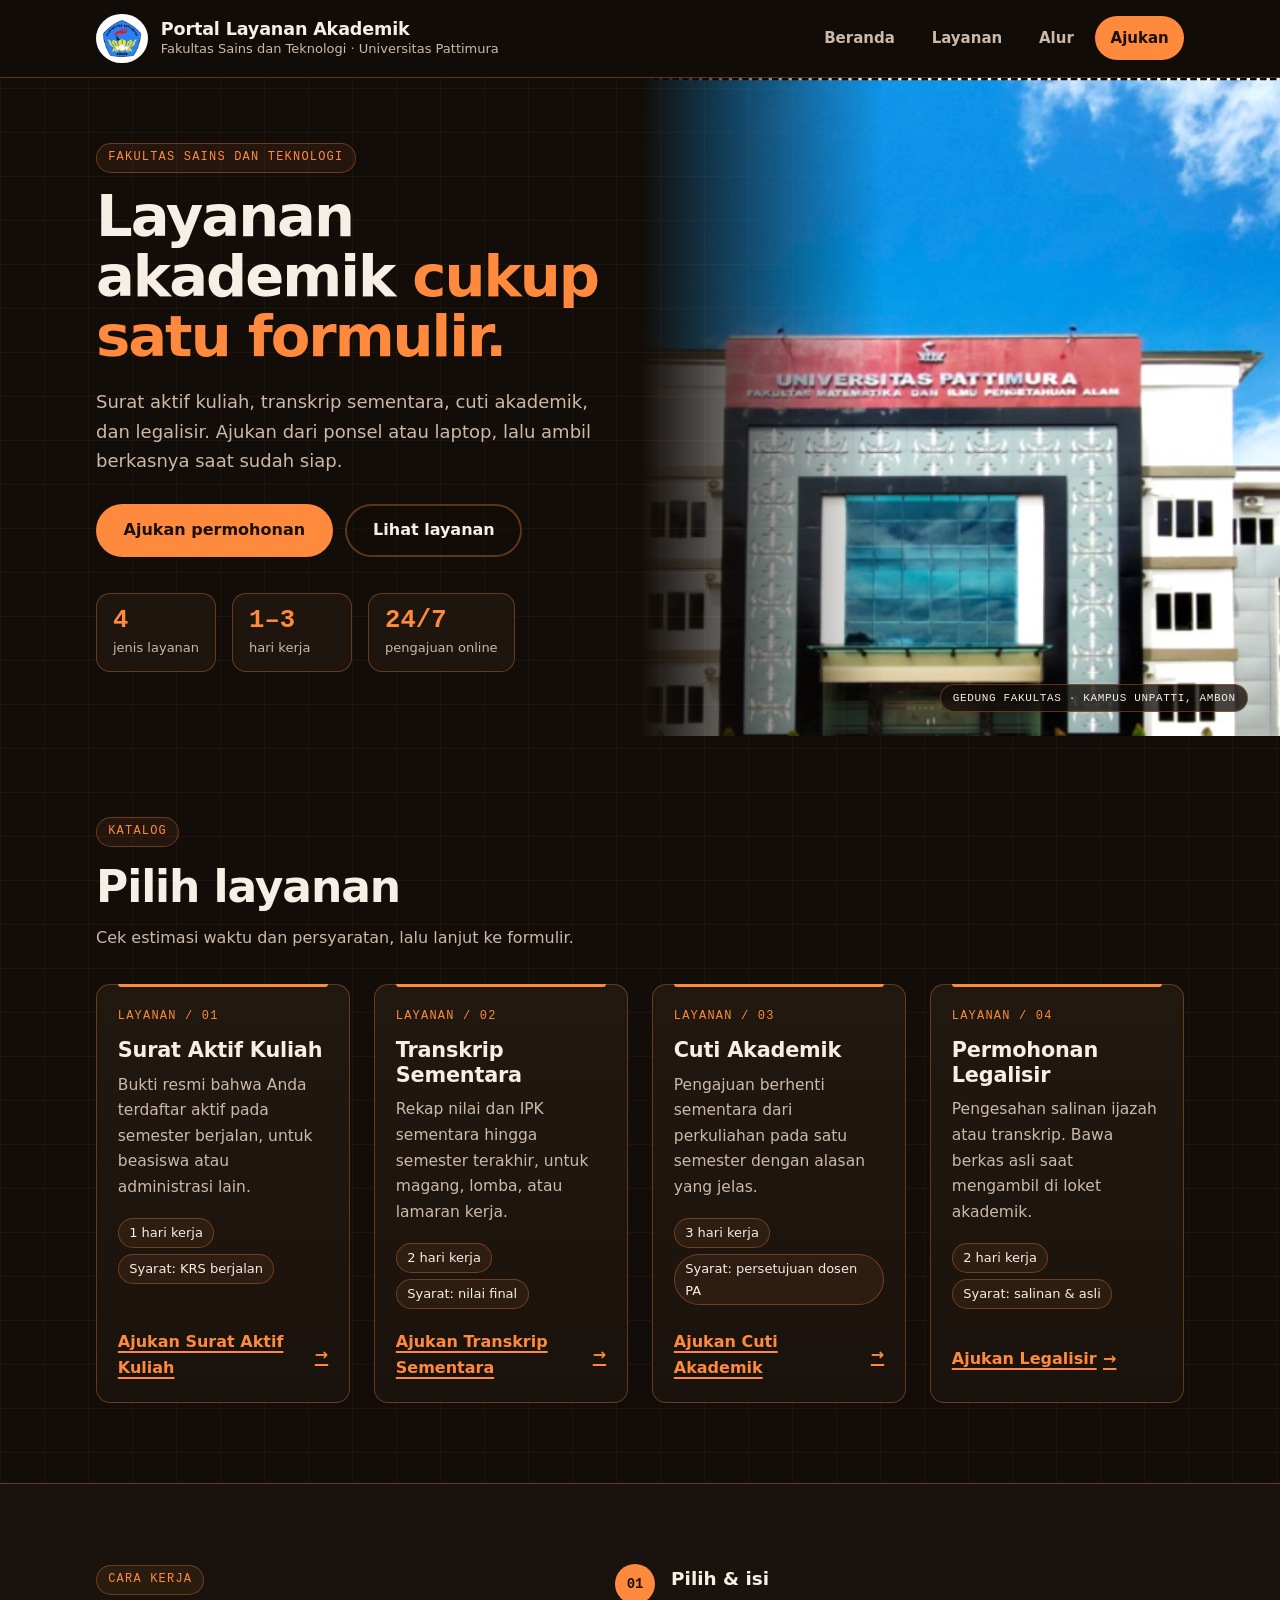
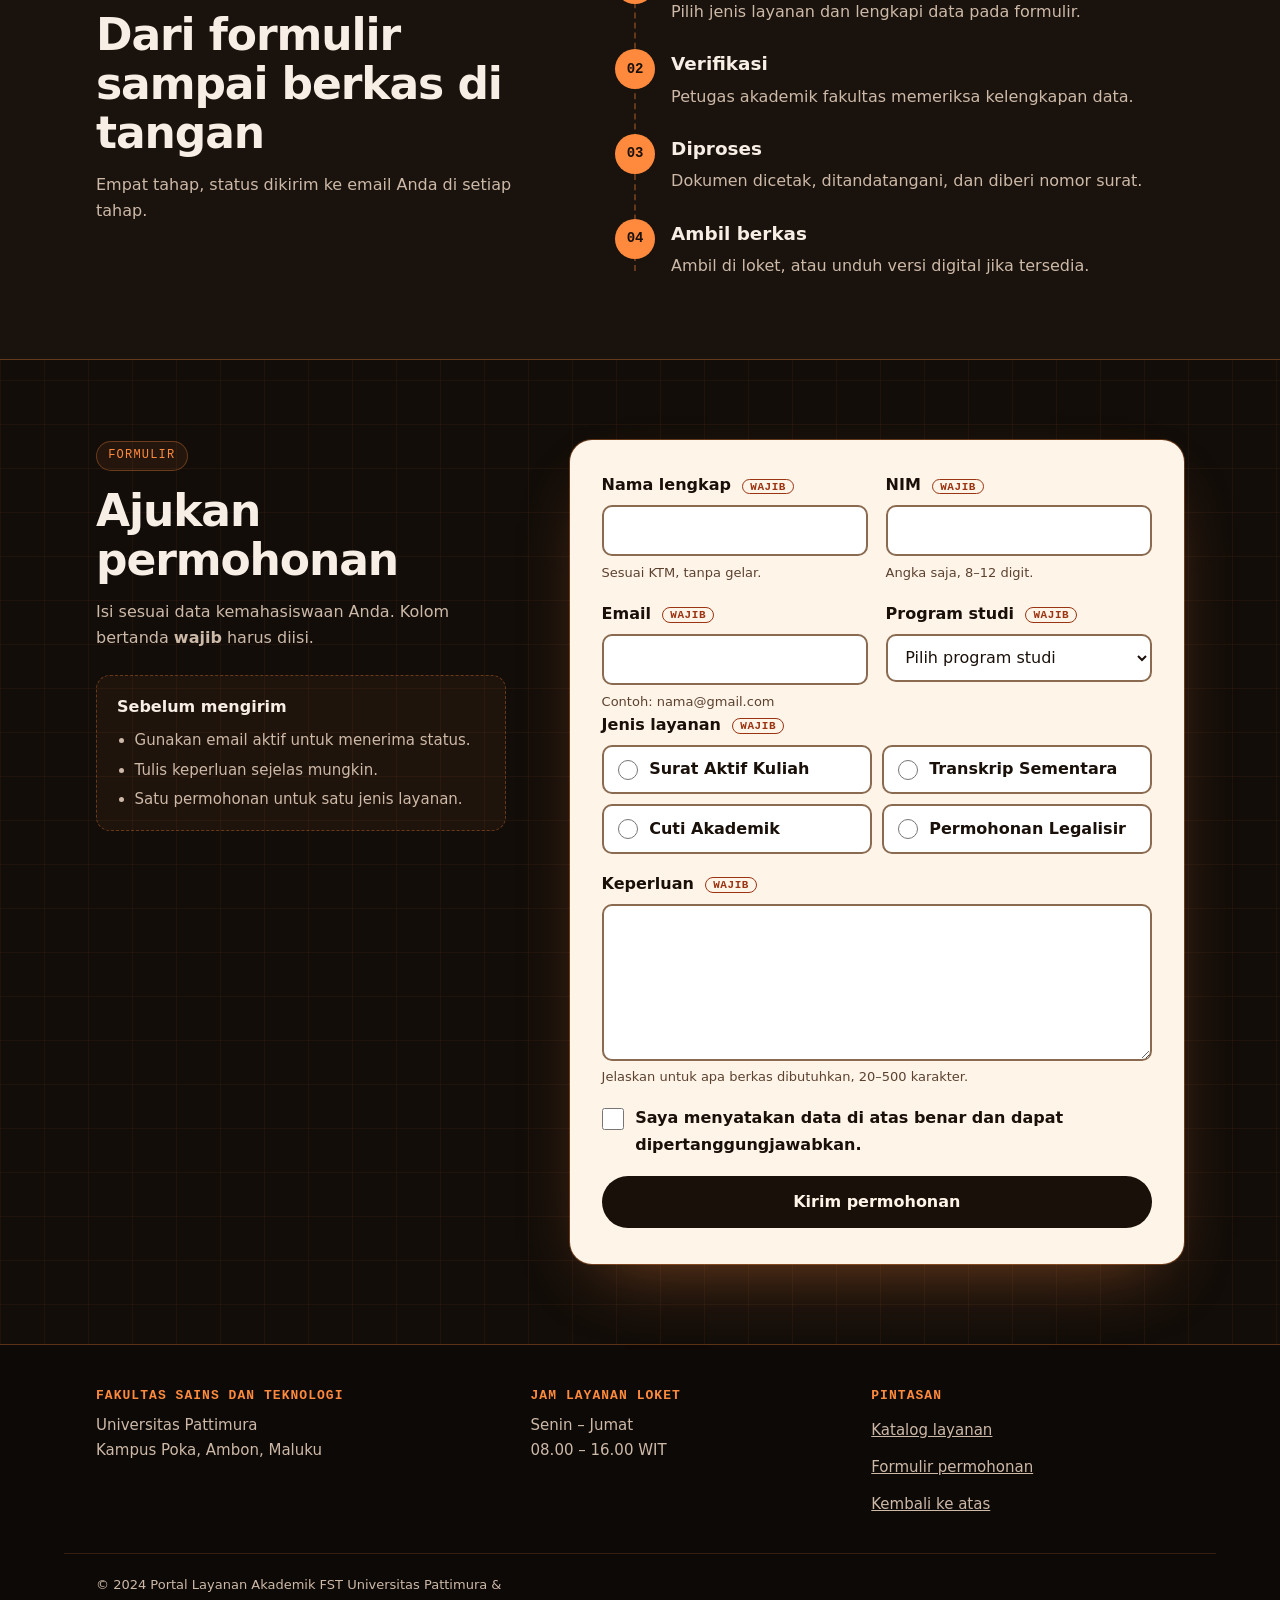
<file: index.html>
<!doctype html>
<html lang="id">
<head>
  <meta charset="UTF-8">
  <meta name="viewport" content="width=device-width, initial-scale=1">
  <meta name="description" content="Portal Layanan Akademik Fakultas Sains dan Teknologi Universitas Pattimura Ambon: ajukan surat aktif kuliah, transkrip sementara, cuti akademik, dan legalisir secara online.">
  <meta name="theme-color" content="#120D09">
  <title>Portal Layanan Akademik – FST Universitas Pattimura</title>
  <link rel="icon" type="image/png" href="img/logo-unpatti.png">
  <link rel="stylesheet" href="css/styles.css">
</head>
<body id="atas">

  <a class="skip-link" href="#konten">Lewati ke konten utama</a>

  <header class="site-header">
    <div class="wrap site-header__inner">
      <a class="brand" href="#beranda">
        <img class="brand__logo" src="img/logo-unpatti.png" width="256" height="243" alt="Logo Universitas Pattimura">
        <span class="brand__text">
          <span class="brand__title">Portal Layanan Akademik</span>
          <span class="brand__sub">Fakultas Sains dan Teknologi · Universitas Pattimura</span>
        </span>
      </a>

      <nav class="site-nav" aria-label="Navigasi utama">
        <ul class="site-nav__list">
          <li><a href="#beranda">Beranda</a></li>
          <li><a href="#layanan">Layanan</a></li>
          <li><a href="#alur">Alur</a></li>
          <li><a class="site-nav__cta" href="#permohonan">Ajukan</a></li>
        </ul>
      </nav>
    </div>
  </header>

  <main id="konten" tabindex="-1">

    <!-- 1. Intro -->
    <section class="hero" id="beranda" aria-labelledby="judul-hero">
      <figure class="hero__photo">
        <img src="img/gedung-unpatti.jpg" width="1060" height="595" fetchpriority="high"
             alt="Gedung fakultas Universitas Pattimura tampak depan: bangunan putih empat lantai dengan panel abu-abu berornamen, kaca biru di tengah, dan papan nama merah di bagian atas, di bawah langit biru cerah.">
        <figcaption>Gedung fakultas · Kampus Unpatti, Ambon</figcaption>
      </figure>

      <div class="wrap hero__copy">
        <p class="tag">Fakultas Sains dan Teknologi</p>
        <h1 id="judul-hero">Layanan akademik <span class="accent">cukup satu formulir.</span></h1>
        <p class="lead">Surat aktif kuliah, transkrip sementara, cuti akademik, dan legalisir. Ajukan dari ponsel atau laptop, lalu ambil berkasnya saat sudah siap.</p>
        <p class="hero__actions">
          <a class="btn btn--primary" href="#permohonan">Ajukan permohonan</a>
          <a class="btn btn--ghost" href="#layanan">Lihat layanan</a>
        </p>
        <ul class="stats" aria-label="Ringkasan layanan">
          <li><strong>4</strong><span>jenis layanan</span></li>
          <li><strong>1–3</strong><span>hari kerja</span></li>
          <li><strong>24/7</strong><span>pengajuan online</span></li>
        </ul>
      </div>
    </section>

    <!-- 2. Kartu layanan -->
    <section class="section" id="layanan" aria-labelledby="judul-layanan">
      <div class="wrap">
        <header class="section__head">
          <p class="tag">Katalog</p>
          <h2 id="judul-layanan">Pilih layanan</h2>
          <p class="section__intro">Cek estimasi waktu dan persyaratan, lalu lanjut ke formulir.</p>
        </header>

        <ul class="cards">
          <li>
            <article class="card" aria-labelledby="l1">
              <p class="card__idx" aria-hidden="true">LAYANAN / 01</p>
              <h3 id="l1">Surat Aktif Kuliah</h3>
              <p>Bukti resmi bahwa Anda terdaftar aktif pada semester berjalan, untuk beasiswa atau administrasi lain.</p>
              <ul class="chips" aria-label="Detail layanan">
                <li>1 hari kerja</li>
                <li>Syarat: KRS berjalan</li>
              </ul>
              <a class="card__link" href="#permohonan">Ajukan Surat Aktif Kuliah <span aria-hidden="true">→</span></a>
            </article>
          </li>
          <li>
            <article class="card" aria-labelledby="l2">
              <p class="card__idx" aria-hidden="true">LAYANAN / 02</p>
              <h3 id="l2">Transkrip Sementara</h3>
              <p>Rekap nilai dan IPK sementara hingga semester terakhir, untuk magang, lomba, atau lamaran kerja.</p>
              <ul class="chips" aria-label="Detail layanan">
                <li>2 hari kerja</li>
                <li>Syarat: nilai final</li>
              </ul>
              <a class="card__link" href="#permohonan">Ajukan Transkrip Sementara <span aria-hidden="true">→</span></a>
            </article>
          </li>
          <li>
            <article class="card" aria-labelledby="l3">
              <p class="card__idx" aria-hidden="true">LAYANAN / 03</p>
              <h3 id="l3">Cuti Akademik</h3>
              <p>Pengajuan berhenti sementara dari perkuliahan pada satu semester dengan alasan yang jelas.</p>
              <ul class="chips" aria-label="Detail layanan">
                <li>3 hari kerja</li>
                <li>Syarat: persetujuan dosen PA</li>
              </ul>
              <a class="card__link" href="#permohonan">Ajukan Cuti Akademik <span aria-hidden="true">→</span></a>
            </article>
          </li>
          <li>
            <article class="card" aria-labelledby="l4">
              <p class="card__idx" aria-hidden="true">LAYANAN / 04</p>
              <h3 id="l4">Permohonan Legalisir</h3>
              <p>Pengesahan salinan ijazah atau transkrip. Bawa berkas asli saat mengambil di loket akademik.</p>
              <ul class="chips" aria-label="Detail layanan">
                <li>2 hari kerja</li>
                <li>Syarat: salinan &amp; asli</li>
              </ul>
              <a class="card__link" href="#permohonan">Ajukan Legalisir <span aria-hidden="true">→</span></a>
            </article>
          </li>
        </ul>
      </div>
    </section>

    <!-- Alur -->
    <section class="section section--alt" id="alur" aria-labelledby="judul-alur">
      <div class="wrap split">
        <header class="section__head">
          <p class="tag">Cara kerja</p>
          <h2 id="judul-alur">Dari formulir sampai berkas di tangan</h2>
          <p class="section__intro">Empat tahap, status dikirim ke email Anda di setiap tahap.</p>
        </header>
        <ol class="timeline">
          <li><h3>Pilih &amp; isi</h3><p>Pilih jenis layanan dan lengkapi data pada formulir.</p></li>
          <li><h3>Verifikasi</h3><p>Petugas akademik fakultas memeriksa kelengkapan data.</p></li>
          <li><h3>Diproses</h3><p>Dokumen dicetak, ditandatangani, dan diberi nomor surat.</p></li>
          <li><h3>Ambil berkas</h3><p>Ambil di loket, atau unduh versi digital jika tersedia.</p></li>
        </ol>
      </div>
    </section>

    <!-- 3. Form -->
    <section class="section" id="permohonan" aria-labelledby="judul-form">
      <div class="wrap split split--form">
        <div class="form-intro">
          <p class="tag">Formulir</p>
          <h2 id="judul-form">Ajukan permohonan</h2>
          <p class="section__intro">Isi sesuai data kemahasiswaan Anda. Kolom bertanda <strong>wajib</strong> harus diisi.</p>
          <aside class="tip" aria-labelledby="judul-tip">
            <h3 id="judul-tip">Sebelum mengirim</h3>
            <ul>
              <li>Gunakan email aktif untuk menerima status.</li>
              <li>Tulis keperluan sejelas mungkin.</li>
              <li>Satu permohonan untuk satu jenis layanan.</li>
            </ul>
          </aside>
        </div>

        <div class="form-card">
          <p class="notice" id="terkirim" tabindex="-1" role="status">
            <strong>Permohonan diterima.</strong> Ini halaman demo: data tidak dikirim ke server, tetapi seluruh validasi formulir sudah berjalan.
          </p>

          <form action="#terkirim" method="get">
            <div class="grid-2">
              <div class="field">
                <label for="nama">Nama lengkap <span class="req">wajib</span></label>
                <input type="text" id="nama" name="nama" autocomplete="name" required minlength="3" maxlength="80" aria-describedby="nama-hint">
                <p class="hint" id="nama-hint">Sesuai KTM, tanpa gelar.</p>
              </div>

              <div class="field">
                <label for="nim">NIM <span class="req">wajib</span></label>
                <input type="text" id="nim" name="nim" inputmode="numeric" autocomplete="off" required pattern="[0-9]{8,12}" maxlength="12" aria-describedby="nim-hint">
                <p class="hint" id="nim-hint">Angka saja, 8–12 digit.</p>
              </div>

              <div class="field">
                <label for="email">Email <span class="req">wajib</span></label>
                <input type="email" id="email" name="email" autocomplete="email" required aria-describedby="email-hint">
                <p class="hint" id="email-hint">Contoh: nama@gmail.com</p>
              </div>

              <div class="field">
                <label for="prodi">Program studi <span class="req">wajib</span></label>
                <select id="prodi" name="prodi" required>
                  <option value="">Pilih program studi</option>
                  <option>Matematika</option>
                  <option>Statistika</option>
                  <option>Fisika</option>
                  <option>Kimia</option>
                  <option>Biologi</option>
                  <option>Informatika</option>
                </select>
              </div>
            </div>

            <fieldset class="field choice">
              <legend>Jenis layanan <span class="req">wajib</span></legend>
              <div class="choice__grid">
                <label class="tile" for="j-aktif"><input type="radio" id="j-aktif" name="layanan" value="surat-aktif" required><span>Surat Aktif Kuliah</span></label>
                <label class="tile" for="j-transkrip"><input type="radio" id="j-transkrip" name="layanan" value="transkrip"><span>Transkrip Sementara</span></label>
                <label class="tile" for="j-cuti"><input type="radio" id="j-cuti" name="layanan" value="cuti"><span>Cuti Akademik</span></label>
                <label class="tile" for="j-legalisir"><input type="radio" id="j-legalisir" name="layanan" value="legalisir"><span>Permohonan Legalisir</span></label>
              </div>
            </fieldset>

            <div class="field">
              <label for="keperluan">Keperluan <span class="req">wajib</span></label>
              <textarea id="keperluan" name="keperluan" rows="5" required minlength="20" maxlength="500" aria-describedby="keperluan-hint"></textarea>
              <p class="hint" id="keperluan-hint">Jelaskan untuk apa berkas dibutuhkan, 20–500 karakter.</p>
            </div>

            <div class="field field--check">
              <input type="checkbox" id="setuju" name="setuju" required>
              <label for="setuju">Saya menyatakan data di atas benar dan dapat dipertanggungjawabkan.</label>
            </div>

            <button class="btn btn--primary btn--block" type="submit">Kirim permohonan</button>
          </form>
        </div>
      </div>
    </section>

  </main>

  <footer class="site-footer">
    <div class="wrap site-footer__grid">
      <div>
        <p class="site-footer__title">Fakultas Sains dan Teknologi</p>
        <p>Universitas Pattimura<br>Kampus Poka, Ambon, Maluku</p>
      </div>
      <div>
        <p class="site-footer__title">Jam layanan loket</p>
        <p>Senin – Jumat<br>08.00 – 16.00 WIT</p>
      </div>
      <nav aria-label="Navigasi footer">
        <p class="site-footer__title">Pintasan</p>
        <ul>
          <li><a href="#layanan">Katalog layanan</a></li>
          <li><a href="#permohonan">Formulir permohonan</a></li>
          <li><a href="#atas">Kembali ke atas</a></li>
        </ul>
      </nav>
    </div>
    <p class="wrap site-footer__legal">© 2024 Portal Layanan Akademik FST Universitas Pattimura &amp; </p>
  </footer>

</body>
</html>
</file>
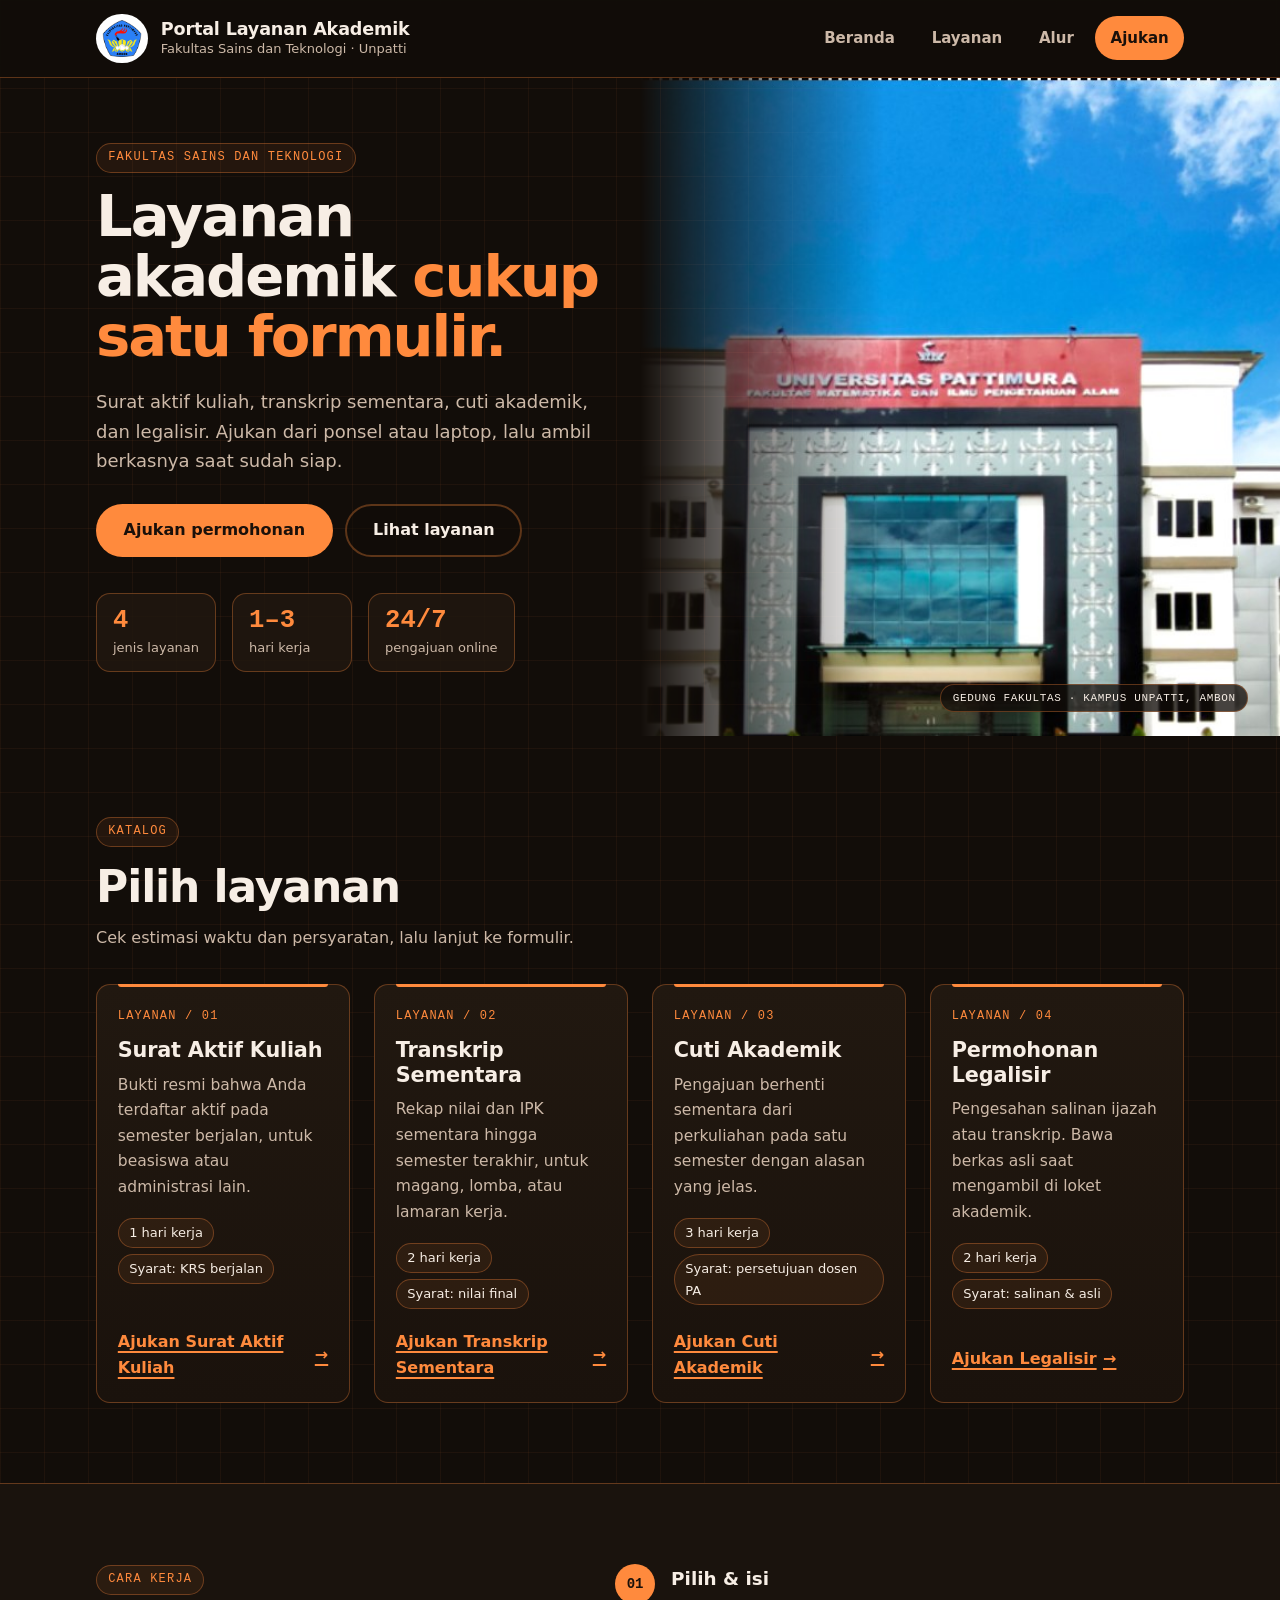
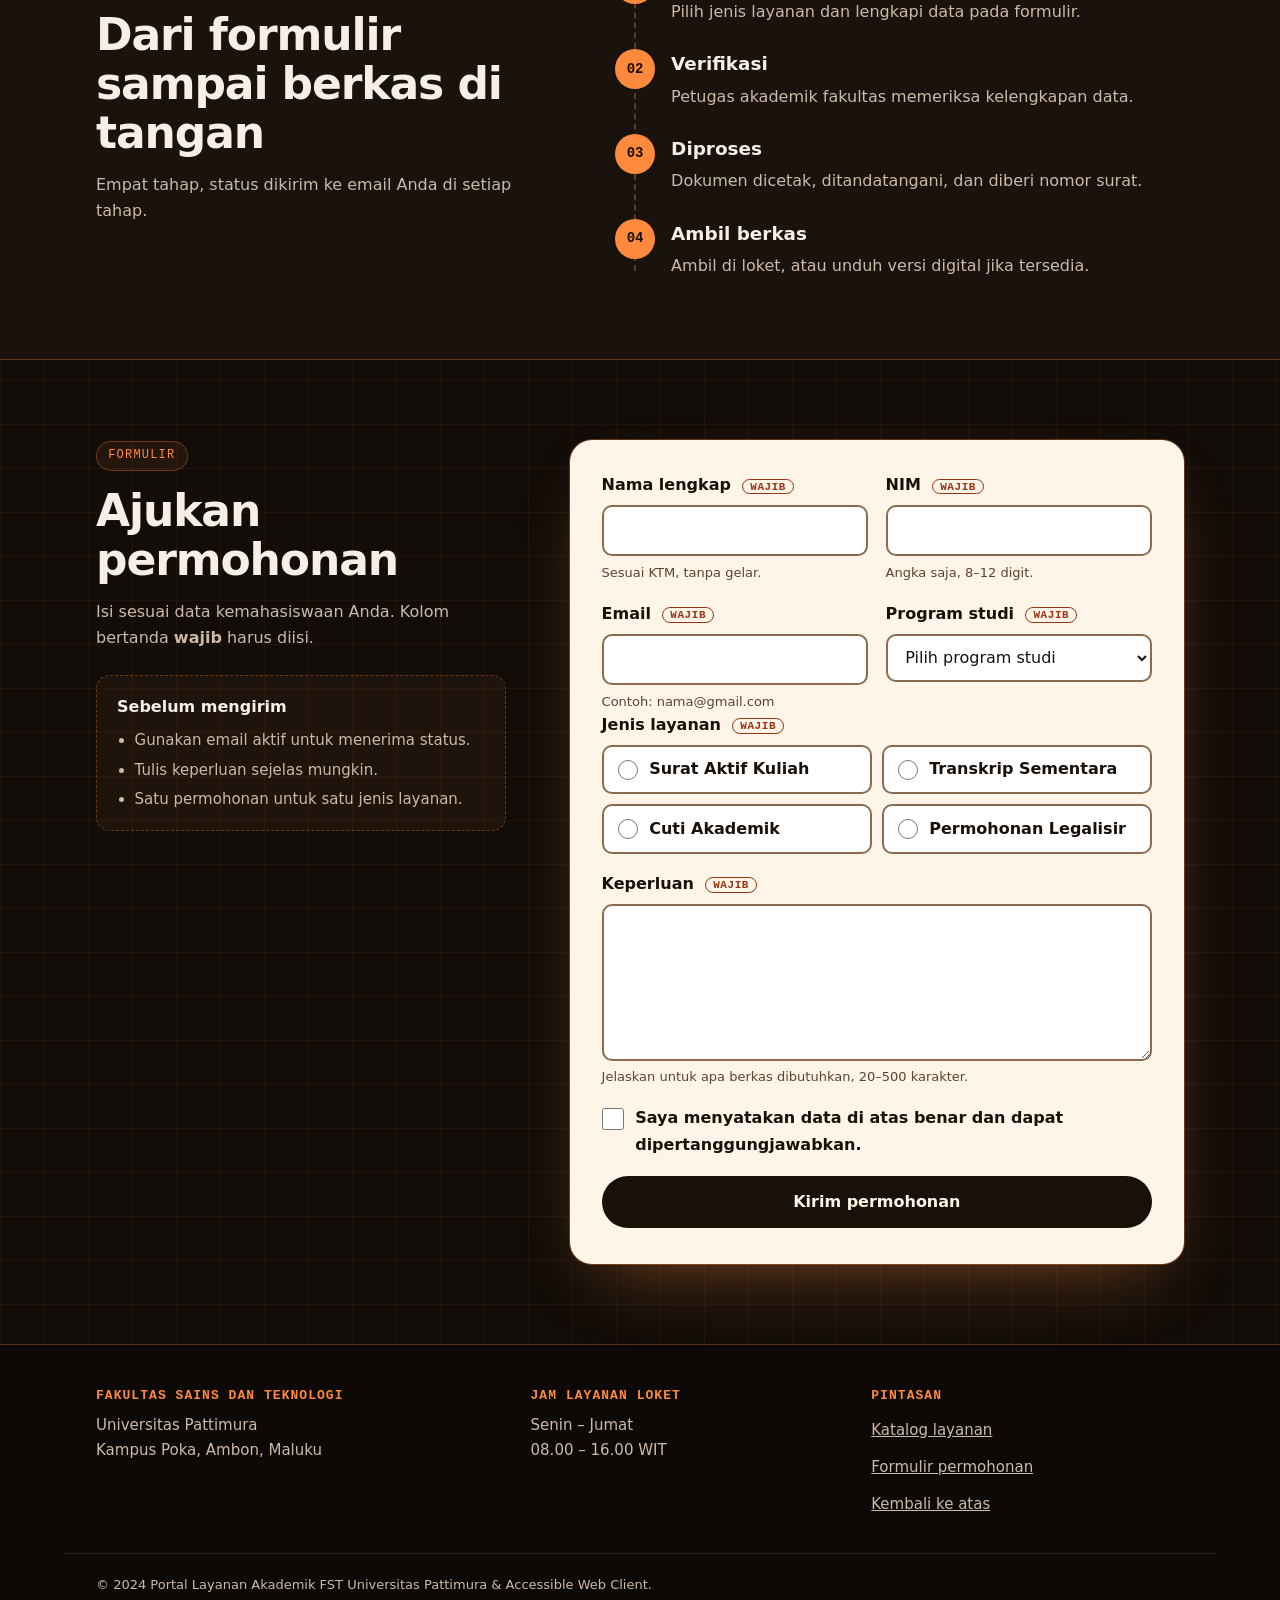
<file: alternatif/index-satu-file.html>
<!doctype html>
<html lang="id">
<head>
  <meta charset="UTF-8">
  <meta name="viewport" content="width=device-width, initial-scale=1">
  <meta name="description" content="Portal Layanan Akademik Fakultas Sains dan Teknologi Universitas Pattimura Ambon: ajukan surat aktif kuliah, transkrip sementara, cuti akademik, dan legalisir secara online.">
  <meta name="theme-color" content="#120D09">
  <title>Portal Layanan Akademik – FST Universitas Pattimura</title>
  <link rel="icon" type="image/png" href="[data-uri]">
  <style>
/* ==========================================================
   Portal Layanan Akademik – FST Unpatti · Desain v2 "Lab"
   Tema gelap bergaya blueprint dengan aksen oranye.
   Mobile-first; breakpoint dipilih dari konten.
   ========================================================== */

:root {
  --bg: #120D09;
  --bg-alt: #1A130D;
  --panel: #211810;
  --text: #F7EEE5;
  --muted: #CDB9A8;          /* ≥ 9:1 di atas --bg */
  --orange: #FF8A3D;         /* ≥ 8:1 di atas --bg */
  --orange-deep: #F97316;
  --line: rgba(255, 138, 61, .32);
  --paper: #FFF4E8;
  --ink: #1A100A;
  --ink-soft: #5B4230;
  --border-ctl: #8A6A50;     /* batas kontrol form ≥ 3:1 di atas krem */
  --danger: #B42318;

  --font: system-ui, -apple-system, "Segoe UI", Roboto, "Helvetica Neue", Arial, sans-serif;
  --mono: ui-monospace, "SF Mono", SFMono-Regular, Menlo, Consolas, "Liberation Mono", monospace;
  --radius: 14px;
  --pad-x: 1.25rem;
  --gap: clamp(1rem, 3vw, 1.5rem);
}

/* ---------- Reset ringan ---------- */
*, *::before, *::after { box-sizing: border-box; }
html { scroll-behavior: smooth; scroll-padding-top: 1rem; -webkit-text-size-adjust: 100%; }
body {
  margin: 0;
  font-family: var(--font);
  font-size: 1rem;
  line-height: 1.65;
  color: var(--text);
  background-color: var(--bg);
  /* kertas milimeter/blueprint */
  background-image:
    linear-gradient(rgba(255, 138, 61, .055) 1px, transparent 1px),
    linear-gradient(90deg, rgba(255, 138, 61, .055) 1px, transparent 1px);
  background-size: 44px 44px;
}
img { display: block; max-width: 100%; height: auto; }
h1, h2, h3, p, ul, ol, figure { margin: 0; }
ul, ol { padding: 0; list-style: none; }
a { color: inherit; }
p, li, h1, h2, h3 { overflow-wrap: break-word; }
main:focus { outline: none; }

@media (prefers-reduced-motion: reduce) {
  html { scroll-behavior: auto; }
  *, *::before, *::after { transition: none !important; animation: none !important; }
}

/* ---------- Fokus terlihat ---------- */
:focus-visible {
  outline: 3px solid var(--orange);
  outline-offset: 3px;
  border-radius: 6px;
}

/* ---------- Utilitas ---------- */
.wrap { width: 100%; max-width: 72rem; margin-inline: auto; padding-inline: var(--pad-x); }
.skip-link {
  position: absolute; left: 1rem; top: -4rem; z-index: 100;
  padding: .75rem 1.1rem;
  background: var(--orange); color: var(--ink); font-weight: 800;
  border-radius: 999px;
  transition: top .15s;
}
.skip-link:focus { top: 1rem; outline-color: var(--text); }

.tag {
  display: inline-block;
  margin-bottom: .9rem;
  padding: .25rem .7rem;
  font-family: var(--mono);
  font-size: .75rem;
  letter-spacing: .1em;
  text-transform: uppercase;
  color: var(--orange);
  border: 1px solid var(--line);
  border-radius: 999px;
  background: rgba(255, 138, 61, .08);
}
.accent { color: var(--orange); }

/* ---------- Tombol ---------- */
.btn {
  display: inline-flex; align-items: center; justify-content: center;
  min-height: 3rem; padding: .7rem 1.6rem;
  font: inherit; font-weight: 800; text-decoration: none;
  border: 2px solid transparent; border-radius: 999px; cursor: pointer;
  transition: transform .15s, box-shadow .2s, background-color .15s;
}
.btn--primary { background: var(--orange); color: var(--ink); }
.btn--primary:hover { background: #FFA566; box-shadow: 0 10px 30px -8px rgba(255, 138, 61, .65); transform: translateY(-2px); }
.btn--primary:active { transform: translateY(0); }
.btn--ghost { color: var(--text); border-color: var(--line); background: rgba(18, 13, 9, .55); }
.btn--ghost:hover { border-color: var(--orange); color: var(--orange); }
.btn--block { width: 100%; }

/* ---------- Header + navigasi ---------- */
.site-header { background: rgba(18, 13, 9, .94); border-bottom: 1px solid var(--line); }
.site-header__inner { display: flex; flex-wrap: wrap; align-items: center; justify-content: space-between; gap: .5rem 1.5rem; padding-block: .85rem; }
.brand { display: flex; align-items: center; gap: .8rem; text-decoration: none; min-width: 0; }
.brand__logo { flex: none; width: 3rem; height: auto; padding: .25rem; background: #fff; border-radius: 50%; }
.brand__text { display: flex; flex-direction: column; min-width: 0; line-height: 1.25; }
.brand__title { font-size: 1.1rem; font-weight: 800; letter-spacing: -.01em; }
.brand__sub { font-size: .8125rem; color: var(--muted); }

.site-nav { width: 100%; }
.site-nav__list { display: flex; flex-wrap: wrap; gap: .25rem .4rem; }
.site-nav a {
  display: inline-flex; align-items: center; min-height: 2.75rem; padding: .25rem .7rem;
  font-weight: 700; font-size: .9rem; text-decoration: none;
  color: var(--muted); border-radius: 999px;
}
.site-nav a:hover { color: var(--text); background: rgba(255, 138, 61, .14); }
.site-nav .site-nav__cta { color: var(--ink); background: var(--orange); }
.site-nav .site-nav__cta:hover { background: #FFA566; color: var(--ink); }

/* ---------- Hero ---------- */
.hero { position: relative; overflow: clip; padding-bottom: clamp(2.5rem, 7vw, 5rem); }
.hero__photo { position: relative; }
.hero__photo img {
  width: 100%;
  aspect-ratio: 16 / 10;
  object-fit: cover;
  object-position: center 55%;
  -webkit-mask-image: linear-gradient(to bottom, #000 55%, transparent 100%);
  mask-image: linear-gradient(to bottom, #000 55%, transparent 100%);
}
.hero__photo figcaption {
  position: absolute; left: var(--pad-x); top: .75rem;
  padding: .25rem .7rem;
  font-family: var(--mono); font-size: .6875rem; letter-spacing: .06em; text-transform: uppercase;
  color: var(--text); background: rgba(18, 13, 9, .78);
  border: 1px solid var(--line); border-radius: 999px;
}
.hero__copy { position: relative; margin-top: -1.25rem; }
.hero h1 {
  font-size: clamp(2.2rem, 9vw, 4.25rem);
  line-height: 1.04;
  letter-spacing: -.035em;
  font-weight: 850;
  max-width: 14em;
}
.lead { margin-top: 1.25rem; max-width: 34rem; font-size: 1.125rem; color: var(--muted); }
.hero__actions { display: flex; flex-wrap: wrap; gap: .8rem; margin-top: 1.75rem; }
.stats { display: flex; flex-wrap: wrap; gap: 1rem; margin-top: 2.25rem; }
.stats li {
  display: flex; flex-direction: column; min-width: 7.5rem;
  padding: .8rem 1rem;
  background: rgba(33, 24, 16, .85);
  border: 1px solid var(--line); border-radius: var(--radius);
}
.stats strong { font-family: var(--mono); font-size: 1.6rem; line-height: 1.2; color: var(--orange); }
.stats span { font-size: .8125rem; color: var(--muted); }

/* ---------- Section ---------- */
.section { padding-block: clamp(2.5rem, 7vw, 5rem); }
.section--alt { background: var(--bg-alt); border-block: 1px solid var(--line); }
.section__head { max-width: 38rem; margin-bottom: 2rem; }
.section h2 { font-size: clamp(1.75rem, 5.5vw, 2.75rem); line-height: 1.12; letter-spacing: -.025em; font-weight: 800; }
.section__intro { margin-top: .9rem; color: var(--muted); }

/* ---------- Kartu layanan (Grid) ---------- */
.cards { display: grid; grid-template-columns: repeat(auto-fit, minmax(min(100%, 15rem), 1fr)); gap: var(--gap); }
.cards > li { display: flex; }
.card {
  position: relative; display: flex; flex-direction: column; width: 100%;
  padding: 1.4rem 1.3rem 1.3rem;
  background: linear-gradient(180deg, var(--panel), #1A120C);
  border: 1px solid var(--line); border-radius: var(--radius);
  transition: transform .2s, border-color .2s, box-shadow .2s;
}
.card::before {
  content: ""; position: absolute; left: 1.3rem; right: 1.3rem; top: -1px; height: 3px;
  background: var(--orange); border-radius: 0 0 3px 3px;
}
.card:hover, .card:focus-within {
  transform: translateY(-4px); border-color: var(--orange);
  box-shadow: 0 22px 50px -24px rgba(255, 138, 61, .55);
}
.card__idx { font-family: var(--mono); font-size: .75rem; letter-spacing: .1em; color: var(--orange); }
.card h3 { margin-top: .7rem; font-size: 1.3rem; line-height: 1.2; letter-spacing: -.01em; }
.card p:not(.card__idx) { margin-top: .6rem; font-size: .9688rem; color: var(--muted); }
.chips { display: flex; flex-wrap: wrap; gap: .4rem; margin: 1.1rem 0 1.25rem; }
.chips li {
  padding: .2rem .65rem; font-size: .8125rem; color: var(--text);
  border: 1px solid var(--line); border-radius: 999px; background: rgba(255, 138, 61, .08);
}
.card__link {
  display: inline-flex; align-items: center; gap: .4rem; margin-top: auto; min-height: 2.75rem;
  font-weight: 800; color: var(--orange);
  text-decoration-thickness: 2px; text-underline-offset: 4px;
}
.card__link:hover { color: var(--text); }

/* ---------- Alur (timeline) ---------- */
.split { display: grid; gap: 2rem; }
.timeline { position: relative; counter-reset: tahap; display: grid; gap: 1.5rem; }
.timeline::before {
  content: ""; position: absolute; left: 1.2rem; top: .5rem; bottom: .5rem;
  border-left: 2px dashed var(--line);
}
.timeline li { position: relative; counter-increment: tahap; padding-left: 3.5rem; }
.timeline li::before {
  content: counter(tahap, decimal-leading-zero);
  position: absolute; left: 0; top: 0;
  display: grid; place-items: center; width: 2.5rem; height: 2.5rem;
  font-family: var(--mono); font-size: .875rem; font-weight: 700;
  color: var(--ink); background: var(--orange); border-radius: 50%;
}
.timeline h3 { font-size: 1.15rem; }
.timeline p { margin-top: .25rem; color: var(--muted); }

/* ---------- Form ---------- */
.tip { margin-top: 1.5rem; padding: 1.1rem 1.25rem; border: 1px dashed var(--line); border-radius: var(--radius); background: rgba(255, 138, 61, .06); }
.tip h3 { font-size: 1rem; }
.tip ul { margin-top: .5rem; padding-left: 1.1rem; list-style: disc; color: var(--muted); font-size: .9375rem; }
.tip li + li { margin-top: .3rem; }

.form-card {
  padding: 1.4rem 1.25rem 1.5rem;
  color: var(--ink); background: var(--paper);
  border-radius: 22px;
  box-shadow: 0 0 0 1px var(--line), 0 30px 70px -30px rgba(255, 138, 61, .45);
}
.form-card :focus-visible { outline-color: var(--ink); box-shadow: 0 0 0 6px var(--orange); }
.notice {
  display: none; margin-bottom: 1.25rem; padding: .9rem 1rem;
  background: #E6F4EA; color: #0B3D1E; border: 2px solid #0B3D1E; border-radius: 10px; font-size: .9375rem;
}
.notice:target { display: block; }

.grid-2 { display: grid; gap: 1.1rem; }
.field { min-width: 0; margin: 0 0 1.1rem; padding: 0; border: 0; }
.grid-2 .field { margin-bottom: 0; }
.field label, .field legend { display: block; padding: 0; margin-bottom: .4rem; font-weight: 800; }
.req {
  margin-left: .35rem; padding: .05rem .45rem;
  font-family: var(--mono); font-size: .6875rem; font-weight: 700; letter-spacing: .05em; text-transform: uppercase;
  color: #9A3412; border: 1.5px solid #9A3412; border-radius: 999px; vertical-align: .1em;
}
.hint { margin-top: .35rem; font-size: .8125rem; color: var(--ink-soft); }

input[type="text"], input[type="email"], select, textarea {
  display: block; width: 100%; min-height: 3rem; padding: .65rem .85rem;
  font: inherit; color: var(--ink); background: #fff;
  border: 2px solid var(--border-ctl); border-radius: 10px;
}
textarea { resize: vertical; min-height: 7.5rem; }
input:hover, select:hover, textarea:hover { border-color: var(--ink); }
input:user-invalid, select:user-invalid, textarea:user-invalid { border-color: var(--danger); background: #FFF1EF; }

.choice__grid { display: grid; gap: .6rem; }
.field .tile {
  display: flex; align-items: center; gap: .7rem; min-height: 3rem; margin: 0; padding: .6rem .9rem;
  font-weight: 600; background: #fff; border: 2px solid var(--border-ctl); border-radius: 10px; cursor: pointer;
}
.tile input { width: 1.25rem; height: 1.25rem; margin: 0; accent-color: #C2410C; flex: none; }
.tile:hover { border-color: var(--ink); }
.tile:has(input:checked) { background: #FFE3CC; border-color: var(--ink); box-shadow: inset 0 0 0 1px var(--ink); }
.tile:has(input:focus-visible) { outline: 3px solid var(--ink); outline-offset: 3px; box-shadow: 0 0 0 6px var(--orange); }
.tile input:focus-visible { outline: none; box-shadow: none; }

.field--check { display: flex; align-items: flex-start; gap: .7rem; }
.field--check input { width: 1.4rem; height: 1.4rem; margin: .15rem 0 0; flex: none; accent-color: #C2410C; }
.field--check label { margin: 0; font-weight: 600; }
.form-card .btn--primary { background: var(--ink); color: var(--paper); }
.form-card .btn--primary:hover { background: #3A2314; box-shadow: 0 10px 24px -10px rgba(26, 16, 10, .7); }

/* ---------- Footer ---------- */
.site-footer { padding-top: 2.5rem; border-top: 1px solid var(--line); background: #0D0906; color: var(--muted); font-size: .9375rem; }
.site-footer__grid { display: grid; gap: 1.75rem; }
.site-footer__title { margin-bottom: .4rem; font-family: var(--mono); font-size: .8125rem; font-weight: 700; letter-spacing: .08em; text-transform: uppercase; color: var(--orange); }
.site-footer li + li { margin-top: .15rem; }
.site-footer a { display: inline-block; padding-block: .3rem; }
.site-footer a:hover { color: var(--text); }
.site-footer__legal { margin-top: 2rem; padding-block: 1.25rem 1.5rem; border-top: 1px solid rgba(255, 138, 61, .16); font-size: .8125rem; }

/* ==========================================================
   Breakpoint (berdasarkan konten)
   ========================================================== */

/* ≥ 40em (640px): form 2 kolom, brand + nav satu baris */
@media (min-width: 40em) {
  :root { --pad-x: 2rem; }
  .brand__logo { width: 3.25rem; }
  .site-nav a { padding-inline: .95rem; font-size: .9375rem; }
  .grid-2 { grid-template-columns: 1fr 1fr; }
  .choice__grid { grid-template-columns: 1fr 1fr; }
  .form-card { padding: 2rem 2rem 2.25rem; }
}

/* ≥ 62em (992px): foto menjadi latar kanan hero, dua kolom untuk alur & form */
@media (min-width: 62em) {
  html { scroll-padding-top: 5.5rem; }
  .site-header { position: sticky; top: 0; z-index: 50; backdrop-filter: blur(10px); }
  .site-nav { width: auto; }

  .hero { min-height: 38rem; display: grid; align-items: center; padding-block: 4rem; }
  .hero__photo { position: absolute; inset: 0 0 0 50%; }
  .hero__photo img {
    height: 100%; aspect-ratio: auto; object-position: 55% 50%;
    -webkit-mask-image: linear-gradient(to right, transparent 0%, #000 38%);
    mask-image: linear-gradient(to right, transparent 0%, #000 38%);
  }
  .hero__photo figcaption { left: auto; right: 2rem; top: auto; bottom: 1.5rem; }
  .hero__copy { margin-top: 0; }
  .hero__copy > * { max-width: 31rem; }
  .hero h1 { max-width: 34rem; font-size: 3.6rem; }

  .split { grid-template-columns: 1fr 1.25fr; gap: 4rem; align-items: start; }
  .split--form { grid-template-columns: 1fr 1.5fr; }
  .split .section__head, .form-intro { position: sticky; top: 6.5rem; margin-bottom: 0; }
  .site-footer__grid { grid-template-columns: 1.3fr 1fr 1fr; }
}

@media (forced-colors: active) {
  .card, .form-card, .stats li { border: 1px solid CanvasText; }
}
@media print {
  .site-nav, .skip-link, .hero__actions { display: none; }
}

</style>
</head>
<body id="atas">

  <a class="skip-link" href="#konten">Lewati ke konten utama</a>

  <header class="site-header">
    <div class="wrap site-header__inner">
      <a class="brand" href="#beranda">
        <img class="brand__logo" src="[data-uri]" width="256" height="243" alt="Logo Universitas Pattimura">
        <span class="brand__text">
          <span class="brand__title">Portal Layanan Akademik</span>
          <span class="brand__sub">Fakultas Sains dan Teknologi · Unpatti</span>
        </span>
      </a>

      <nav class="site-nav" aria-label="Navigasi utama">
        <ul class="site-nav__list">
          <li><a href="#beranda">Beranda</a></li>
          <li><a href="#layanan">Layanan</a></li>
          <li><a href="#alur">Alur</a></li>
          <li><a class="site-nav__cta" href="#permohonan">Ajukan</a></li>
        </ul>
      </nav>
    </div>
  </header>

  <main id="konten" tabindex="-1">

    <!-- 1. Intro -->
    <section class="hero" id="beranda" aria-labelledby="judul-hero">
      <figure class="hero__photo">
        <img src="[data-uri]" width="1060" height="595" fetchpriority="high"
             alt="Gedung fakultas Universitas Pattimura tampak depan: bangunan putih empat lantai dengan panel abu-abu berornamen, kaca biru di tengah, dan papan nama merah di bagian atas, di bawah langit biru cerah.">
        <figcaption>Gedung fakultas · Kampus Unpatti, Ambon</figcaption>
      </figure>

      <div class="wrap hero__copy">
        <p class="tag">Fakultas Sains dan Teknologi</p>
        <h1 id="judul-hero">Layanan akademik <span class="accent">cukup satu formulir.</span></h1>
        <p class="lead">Surat aktif kuliah, transkrip sementara, cuti akademik, dan legalisir. Ajukan dari ponsel atau laptop, lalu ambil berkasnya saat sudah siap.</p>
        <p class="hero__actions">
          <a class="btn btn--primary" href="#permohonan">Ajukan permohonan</a>
          <a class="btn btn--ghost" href="#layanan">Lihat layanan</a>
        </p>
        <ul class="stats" aria-label="Ringkasan layanan">
          <li><strong>4</strong><span>jenis layanan</span></li>
          <li><strong>1–3</strong><span>hari kerja</span></li>
          <li><strong>24/7</strong><span>pengajuan online</span></li>
        </ul>
      </div>
    </section>

    <!-- 2. Kartu layanan -->
    <section class="section" id="layanan" aria-labelledby="judul-layanan">
      <div class="wrap">
        <header class="section__head">
          <p class="tag">Katalog</p>
          <h2 id="judul-layanan">Pilih layanan</h2>
          <p class="section__intro">Cek estimasi waktu dan persyaratan, lalu lanjut ke formulir.</p>
        </header>

        <ul class="cards">
          <li>
            <article class="card" aria-labelledby="l1">
              <p class="card__idx" aria-hidden="true">LAYANAN / 01</p>
              <h3 id="l1">Surat Aktif Kuliah</h3>
              <p>Bukti resmi bahwa Anda terdaftar aktif pada semester berjalan, untuk beasiswa atau administrasi lain.</p>
              <ul class="chips" aria-label="Detail layanan">
                <li>1 hari kerja</li>
                <li>Syarat: KRS berjalan</li>
              </ul>
              <a class="card__link" href="#permohonan">Ajukan Surat Aktif Kuliah <span aria-hidden="true">→</span></a>
            </article>
          </li>
          <li>
            <article class="card" aria-labelledby="l2">
              <p class="card__idx" aria-hidden="true">LAYANAN / 02</p>
              <h3 id="l2">Transkrip Sementara</h3>
              <p>Rekap nilai dan IPK sementara hingga semester terakhir, untuk magang, lomba, atau lamaran kerja.</p>
              <ul class="chips" aria-label="Detail layanan">
                <li>2 hari kerja</li>
                <li>Syarat: nilai final</li>
              </ul>
              <a class="card__link" href="#permohonan">Ajukan Transkrip Sementara <span aria-hidden="true">→</span></a>
            </article>
          </li>
          <li>
            <article class="card" aria-labelledby="l3">
              <p class="card__idx" aria-hidden="true">LAYANAN / 03</p>
              <h3 id="l3">Cuti Akademik</h3>
              <p>Pengajuan berhenti sementara dari perkuliahan pada satu semester dengan alasan yang jelas.</p>
              <ul class="chips" aria-label="Detail layanan">
                <li>3 hari kerja</li>
                <li>Syarat: persetujuan dosen PA</li>
              </ul>
              <a class="card__link" href="#permohonan">Ajukan Cuti Akademik <span aria-hidden="true">→</span></a>
            </article>
          </li>
          <li>
            <article class="card" aria-labelledby="l4">
              <p class="card__idx" aria-hidden="true">LAYANAN / 04</p>
              <h3 id="l4">Permohonan Legalisir</h3>
              <p>Pengesahan salinan ijazah atau transkrip. Bawa berkas asli saat mengambil di loket akademik.</p>
              <ul class="chips" aria-label="Detail layanan">
                <li>2 hari kerja</li>
                <li>Syarat: salinan &amp; asli</li>
              </ul>
              <a class="card__link" href="#permohonan">Ajukan Legalisir <span aria-hidden="true">→</span></a>
            </article>
          </li>
        </ul>
      </div>
    </section>

    <!-- Alur -->
    <section class="section section--alt" id="alur" aria-labelledby="judul-alur">
      <div class="wrap split">
        <header class="section__head">
          <p class="tag">Cara kerja</p>
          <h2 id="judul-alur">Dari formulir sampai berkas di tangan</h2>
          <p class="section__intro">Empat tahap, status dikirim ke email Anda di setiap tahap.</p>
        </header>
        <ol class="timeline">
          <li><h3>Pilih &amp; isi</h3><p>Pilih jenis layanan dan lengkapi data pada formulir.</p></li>
          <li><h3>Verifikasi</h3><p>Petugas akademik fakultas memeriksa kelengkapan data.</p></li>
          <li><h3>Diproses</h3><p>Dokumen dicetak, ditandatangani, dan diberi nomor surat.</p></li>
          <li><h3>Ambil berkas</h3><p>Ambil di loket, atau unduh versi digital jika tersedia.</p></li>
        </ol>
      </div>
    </section>

    <!-- 3. Form -->
    <section class="section" id="permohonan" aria-labelledby="judul-form">
      <div class="wrap split split--form">
        <div class="form-intro">
          <p class="tag">Formulir</p>
          <h2 id="judul-form">Ajukan permohonan</h2>
          <p class="section__intro">Isi sesuai data kemahasiswaan Anda. Kolom bertanda <strong>wajib</strong> harus diisi.</p>
          <aside class="tip" aria-labelledby="judul-tip">
            <h3 id="judul-tip">Sebelum mengirim</h3>
            <ul>
              <li>Gunakan email aktif untuk menerima status.</li>
              <li>Tulis keperluan sejelas mungkin.</li>
              <li>Satu permohonan untuk satu jenis layanan.</li>
            </ul>
          </aside>
        </div>

        <div class="form-card">
          <p class="notice" id="terkirim" tabindex="-1" role="status">
            <strong>Permohonan diterima.</strong> Ini halaman demo: data tidak dikirim ke server, tetapi seluruh validasi formulir sudah berjalan.
          </p>

          <form action="#terkirim" method="get">
            <div class="grid-2">
              <div class="field">
                <label for="nama">Nama lengkap <span class="req">wajib</span></label>
                <input type="text" id="nama" name="nama" autocomplete="name" required minlength="3" maxlength="80" aria-describedby="nama-hint">
                <p class="hint" id="nama-hint">Sesuai KTM, tanpa gelar.</p>
              </div>

              <div class="field">
                <label for="nim">NIM <span class="req">wajib</span></label>
                <input type="text" id="nim" name="nim" inputmode="numeric" autocomplete="off" required pattern="[0-9]{8,12}" maxlength="12" aria-describedby="nim-hint">
                <p class="hint" id="nim-hint">Angka saja, 8–12 digit.</p>
              </div>

              <div class="field">
                <label for="email">Email <span class="req">wajib</span></label>
                <input type="email" id="email" name="email" autocomplete="email" required aria-describedby="email-hint">
                <p class="hint" id="email-hint">Contoh: nama@gmail.com</p>
              </div>

              <div class="field">
                <label for="prodi">Program studi <span class="req">wajib</span></label>
                <select id="prodi" name="prodi" required>
                  <option value="">Pilih program studi</option>
                  <option>Matematika</option>
                  <option>Statistika</option>
                  <option>Fisika</option>
                  <option>Kimia</option>
                  <option>Biologi</option>
                  <option>Informatika</option>
                </select>
              </div>
            </div>

            <fieldset class="field choice">
              <legend>Jenis layanan <span class="req">wajib</span></legend>
              <div class="choice__grid">
                <label class="tile" for="j-aktif"><input type="radio" id="j-aktif" name="layanan" value="surat-aktif" required><span>Surat Aktif Kuliah</span></label>
                <label class="tile" for="j-transkrip"><input type="radio" id="j-transkrip" name="layanan" value="transkrip"><span>Transkrip Sementara</span></label>
                <label class="tile" for="j-cuti"><input type="radio" id="j-cuti" name="layanan" value="cuti"><span>Cuti Akademik</span></label>
                <label class="tile" for="j-legalisir"><input type="radio" id="j-legalisir" name="layanan" value="legalisir"><span>Permohonan Legalisir</span></label>
              </div>
            </fieldset>

            <div class="field">
              <label for="keperluan">Keperluan <span class="req">wajib</span></label>
              <textarea id="keperluan" name="keperluan" rows="5" required minlength="20" maxlength="500" aria-describedby="keperluan-hint"></textarea>
              <p class="hint" id="keperluan-hint">Jelaskan untuk apa berkas dibutuhkan, 20–500 karakter.</p>
            </div>

            <div class="field field--check">
              <input type="checkbox" id="setuju" name="setuju" required>
              <label for="setuju">Saya menyatakan data di atas benar dan dapat dipertanggungjawabkan.</label>
            </div>

            <button class="btn btn--primary btn--block" type="submit">Kirim permohonan</button>
          </form>
        </div>
      </div>
    </section>

  </main>

  <footer class="site-footer">
    <div class="wrap site-footer__grid">
      <div>
        <p class="site-footer__title">Fakultas Sains dan Teknologi</p>
        <p>Universitas Pattimura<br>Kampus Poka, Ambon, Maluku</p>
      </div>
      <div>
        <p class="site-footer__title">Jam layanan loket</p>
        <p>Senin – Jumat<br>08.00 – 16.00 WIT</p>
      </div>
      <nav aria-label="Navigasi footer">
        <p class="site-footer__title">Pintasan</p>
        <ul>
          <li><a href="#layanan">Katalog layanan</a></li>
          <li><a href="#permohonan">Formulir permohonan</a></li>
          <li><a href="#atas">Kembali ke atas</a></li>
        </ul>
      </nav>
    </div>
    <p class="wrap site-footer__legal">© 2024 Portal Layanan Akademik FST Universitas Pattimura &amp; Accessible Web Client.</p>
  </footer>

</body>
</html>
</file>
<file: css/styles.css>
/* ==========================================================
   Portal Layanan Akademik – FST Unpatti · Desain v2 "Lab"
   Tema gelap bergaya blueprint dengan aksen oranye.
   Mobile-first; breakpoint dipilih dari konten.
   ========================================================== */

:root {
  --bg: #120D09;
  --bg-alt: #1A130D;
  --panel: #211810;
  --text: #F7EEE5;
  --muted: #CDB9A8;          /* ≥ 9:1 di atas --bg */
  --orange: #FF8A3D;         /* ≥ 8:1 di atas --bg */
  --orange-deep: #F97316;
  --line: rgba(255, 138, 61, .32);
  --paper: #FFF4E8;
  --ink: #1A100A;
  --ink-soft: #5B4230;
  --border-ctl: #8A6A50;     /* batas kontrol form ≥ 3:1 di atas krem */
  --danger: #B42318;

  --font: system-ui, -apple-system, "Segoe UI", Roboto, "Helvetica Neue", Arial, sans-serif;
  --mono: ui-monospace, "SF Mono", SFMono-Regular, Menlo, Consolas, "Liberation Mono", monospace;
  --radius: 14px;
  --pad-x: 1.25rem;
  --gap: clamp(1rem, 3vw, 1.5rem);
}

/* ---------- Reset ringan ---------- */
*, *::before, *::after { box-sizing: border-box; }
html { scroll-behavior: smooth; scroll-padding-top: 1rem; -webkit-text-size-adjust: 100%; }
body {
  margin: 0;
  font-family: var(--font);
  font-size: 1rem;
  line-height: 1.65;
  color: var(--text);
  background-color: var(--bg);
  /* kertas milimeter/blueprint */
  background-image:
    linear-gradient(rgba(255, 138, 61, .055) 1px, transparent 1px),
    linear-gradient(90deg, rgba(255, 138, 61, .055) 1px, transparent 1px);
  background-size: 44px 44px;
}
img { display: block; max-width: 100%; height: auto; }
h1, h2, h3, p, ul, ol, figure { margin: 0; }
ul, ol { padding: 0; list-style: none; }
a { color: inherit; }
p, li, h1, h2, h3 { overflow-wrap: break-word; }
main:focus { outline: none; }

@media (prefers-reduced-motion: reduce) {
  html { scroll-behavior: auto; }
  *, *::before, *::after { transition: none !important; animation: none !important; }
}

/* ---------- Fokus terlihat ---------- */
:focus-visible {
  outline: 3px solid var(--orange);
  outline-offset: 3px;
  border-radius: 6px;
}

/* ---------- Utilitas ---------- */
.wrap { width: 100%; max-width: 72rem; margin-inline: auto; padding-inline: var(--pad-x); }
.skip-link {
  position: absolute; left: 1rem; top: -4rem; z-index: 100;
  padding: .75rem 1.1rem;
  background: var(--orange); color: var(--ink); font-weight: 800;
  border-radius: 999px;
  transition: top .15s;
}
.skip-link:focus { top: 1rem; outline-color: var(--text); }

.tag {
  display: inline-block;
  margin-bottom: .9rem;
  padding: .25rem .7rem;
  font-family: var(--mono);
  font-size: .75rem;
  letter-spacing: .1em;
  text-transform: uppercase;
  color: var(--orange);
  border: 1px solid var(--line);
  border-radius: 999px;
  background: rgba(255, 138, 61, .08);
}
.accent { color: var(--orange); }

/* ---------- Tombol ---------- */
.btn {
  display: inline-flex; align-items: center; justify-content: center;
  min-height: 3rem; padding: .7rem 1.6rem;
  font: inherit; font-weight: 800; text-decoration: none;
  border: 2px solid transparent; border-radius: 999px; cursor: pointer;
  transition: transform .15s, box-shadow .2s, background-color .15s;
}
.btn--primary { background: var(--orange); color: var(--ink); }
.btn--primary:hover { background: #FFA566; box-shadow: 0 10px 30px -8px rgba(255, 138, 61, .65); transform: translateY(-2px); }
.btn--primary:active { transform: translateY(0); }
.btn--ghost { color: var(--text); border-color: var(--line); background: rgba(18, 13, 9, .55); }
.btn--ghost:hover { border-color: var(--orange); color: var(--orange); }
.btn--block { width: 100%; }

/* ---------- Header + navigasi ---------- */
.site-header { background: rgba(18, 13, 9, .94); border-bottom: 1px solid var(--line); }
.site-header__inner { display: flex; flex-wrap: wrap; align-items: center; justify-content: space-between; gap: .5rem 1.5rem; padding-block: .85rem; }
.brand { display: flex; align-items: center; gap: .8rem; text-decoration: none; min-width: 0; }
.brand__logo { flex: none; width: 3rem; height: auto; padding: .25rem; background: #fff; border-radius: 50%; }
.brand__text { display: flex; flex-direction: column; min-width: 0; line-height: 1.25; }
.brand__title { font-size: 1.1rem; font-weight: 800; letter-spacing: -.01em; }
.brand__sub { font-size: .8125rem; color: var(--muted); }

.site-nav { width: 100%; }
.site-nav__list { display: flex; flex-wrap: wrap; gap: .25rem .4rem; }
.site-nav a {
  display: inline-flex; align-items: center; min-height: 2.75rem; padding: .25rem .7rem;
  font-weight: 700; font-size: .9rem; text-decoration: none;
  color: var(--muted); border-radius: 999px;
}
.site-nav a:hover { color: var(--text); background: rgba(255, 138, 61, .14); }
.site-nav .site-nav__cta { color: var(--ink); background: var(--orange); }
.site-nav .site-nav__cta:hover { background: #FFA566; color: var(--ink); }

/* ---------- Hero ---------- */
.hero { position: relative; overflow: clip; padding-bottom: clamp(2.5rem, 7vw, 5rem); }
.hero__photo { position: relative; }
.hero__photo img {
  width: 100%;
  aspect-ratio: 16 / 10;
  object-fit: cover;
  object-position: center 55%;
  -webkit-mask-image: linear-gradient(to bottom, #000 55%, transparent 100%);
  mask-image: linear-gradient(to bottom, #000 55%, transparent 100%);
}
.hero__photo figcaption {
  position: absolute; left: var(--pad-x); top: .75rem;
  padding: .25rem .7rem;
  font-family: var(--mono); font-size: .6875rem; letter-spacing: .06em; text-transform: uppercase;
  color: var(--text); background: rgba(18, 13, 9, .78);
  border: 1px solid var(--line); border-radius: 999px;
}
.hero__copy { position: relative; margin-top: -1.25rem; }
.hero h1 {
  font-size: clamp(2.2rem, 9vw, 4.25rem);
  line-height: 1.04;
  letter-spacing: -.035em;
  font-weight: 850;
  max-width: 14em;
}
.lead { margin-top: 1.25rem; max-width: 34rem; font-size: 1.125rem; color: var(--muted); }
.hero__actions { display: flex; flex-wrap: wrap; gap: .8rem; margin-top: 1.75rem; }
.stats { display: flex; flex-wrap: wrap; gap: 1rem; margin-top: 2.25rem; }
.stats li {
  display: flex; flex-direction: column; min-width: 7.5rem;
  padding: .8rem 1rem;
  background: rgba(33, 24, 16, .85);
  border: 1px solid var(--line); border-radius: var(--radius);
}
.stats strong { font-family: var(--mono); font-size: 1.6rem; line-height: 1.2; color: var(--orange); }
.stats span { font-size: .8125rem; color: var(--muted); }

/* ---------- Section ---------- */
.section { padding-block: clamp(2.5rem, 7vw, 5rem); }
.section--alt { background: var(--bg-alt); border-block: 1px solid var(--line); }
.section__head { max-width: 38rem; margin-bottom: 2rem; }
.section h2 { font-size: clamp(1.75rem, 5.5vw, 2.75rem); line-height: 1.12; letter-spacing: -.025em; font-weight: 800; }
.section__intro { margin-top: .9rem; color: var(--muted); }

/* ---------- Kartu layanan (Grid) ---------- */
.cards { display: grid; grid-template-columns: repeat(auto-fit, minmax(min(100%, 15rem), 1fr)); gap: var(--gap); }
.cards > li { display: flex; }
.card {
  position: relative; display: flex; flex-direction: column; width: 100%;
  padding: 1.4rem 1.3rem 1.3rem;
  background: linear-gradient(180deg, var(--panel), #1A120C);
  border: 1px solid var(--line); border-radius: var(--radius);
  transition: transform .2s, border-color .2s, box-shadow .2s;
}
.card::before {
  content: ""; position: absolute; left: 1.3rem; right: 1.3rem; top: -1px; height: 3px;
  background: var(--orange); border-radius: 0 0 3px 3px;
}
.card:hover, .card:focus-within {
  transform: translateY(-4px); border-color: var(--orange);
  box-shadow: 0 22px 50px -24px rgba(255, 138, 61, .55);
}
.card__idx { font-family: var(--mono); font-size: .75rem; letter-spacing: .1em; color: var(--orange); }
.card h3 { margin-top: .7rem; font-size: 1.3rem; line-height: 1.2; letter-spacing: -.01em; }
.card p:not(.card__idx) { margin-top: .6rem; font-size: .9688rem; color: var(--muted); }
.chips { display: flex; flex-wrap: wrap; gap: .4rem; margin: 1.1rem 0 1.25rem; }
.chips li {
  padding: .2rem .65rem; font-size: .8125rem; color: var(--text);
  border: 1px solid var(--line); border-radius: 999px; background: rgba(255, 138, 61, .08);
}
.card__link {
  display: inline-flex; align-items: center; gap: .4rem; margin-top: auto; min-height: 2.75rem;
  font-weight: 800; color: var(--orange);
  text-decoration-thickness: 2px; text-underline-offset: 4px;
}
.card__link:hover { color: var(--text); }

/* ---------- Alur (timeline) ---------- */
.split { display: grid; gap: 2rem; }
.timeline { position: relative; counter-reset: tahap; display: grid; gap: 1.5rem; }
.timeline::before {
  content: ""; position: absolute; left: 1.2rem; top: .5rem; bottom: .5rem;
  border-left: 2px dashed var(--line);
}
.timeline li { position: relative; counter-increment: tahap; padding-left: 3.5rem; }
.timeline li::before {
  content: counter(tahap, decimal-leading-zero);
  position: absolute; left: 0; top: 0;
  display: grid; place-items: center; width: 2.5rem; height: 2.5rem;
  font-family: var(--mono); font-size: .875rem; font-weight: 700;
  color: var(--ink); background: var(--orange); border-radius: 50%;
}
.timeline h3 { font-size: 1.15rem; }
.timeline p { margin-top: .25rem; color: var(--muted); }

/* ---------- Form ---------- */
.tip { margin-top: 1.5rem; padding: 1.1rem 1.25rem; border: 1px dashed var(--line); border-radius: var(--radius); background: rgba(255, 138, 61, .06); }
.tip h3 { font-size: 1rem; }
.tip ul { margin-top: .5rem; padding-left: 1.1rem; list-style: disc; color: var(--muted); font-size: .9375rem; }
.tip li + li { margin-top: .3rem; }

.form-card {
  padding: 1.4rem 1.25rem 1.5rem;
  color: var(--ink); background: var(--paper);
  border-radius: 22px;
  box-shadow: 0 0 0 1px var(--line), 0 30px 70px -30px rgba(255, 138, 61, .45);
}
.form-card :focus-visible { outline-color: var(--ink); box-shadow: 0 0 0 6px var(--orange); }
.notice {
  display: none; margin-bottom: 1.25rem; padding: .9rem 1rem;
  background: #E6F4EA; color: #0B3D1E; border: 2px solid #0B3D1E; border-radius: 10px; font-size: .9375rem;
}
.notice:target { display: block; }

.grid-2 { display: grid; gap: 1.1rem; }
.field { min-width: 0; margin: 0 0 1.1rem; padding: 0; border: 0; }
.grid-2 .field { margin-bottom: 0; }
.field label, .field legend { display: block; padding: 0; margin-bottom: .4rem; font-weight: 800; }
.req {
  margin-left: .35rem; padding: .05rem .45rem;
  font-family: var(--mono); font-size: .6875rem; font-weight: 700; letter-spacing: .05em; text-transform: uppercase;
  color: #9A3412; border: 1.5px solid #9A3412; border-radius: 999px; vertical-align: .1em;
}
.hint { margin-top: .35rem; font-size: .8125rem; color: var(--ink-soft); }

input[type="text"], input[type="email"], select, textarea {
  display: block; width: 100%; min-height: 3rem; padding: .65rem .85rem;
  font: inherit; color: var(--ink); background: #fff;
  border: 2px solid var(--border-ctl); border-radius: 10px;
}
textarea { resize: vertical; min-height: 7.5rem; }
input:hover, select:hover, textarea:hover { border-color: var(--ink); }
input:user-invalid, select:user-invalid, textarea:user-invalid { border-color: var(--danger); background: #FFF1EF; }

.choice__grid { display: grid; gap: .6rem; }
.field .tile {
  display: flex; align-items: center; gap: .7rem; min-height: 3rem; margin: 0; padding: .6rem .9rem;
  font-weight: 600; background: #fff; border: 2px solid var(--border-ctl); border-radius: 10px; cursor: pointer;
}
.tile input { width: 1.25rem; height: 1.25rem; margin: 0; accent-color: #C2410C; flex: none; }
.tile:hover { border-color: var(--ink); }
.tile:has(input:checked) { background: #FFE3CC; border-color: var(--ink); box-shadow: inset 0 0 0 1px var(--ink); }
.tile:has(input:focus-visible) { outline: 3px solid var(--ink); outline-offset: 3px; box-shadow: 0 0 0 6px var(--orange); }
.tile input:focus-visible { outline: none; box-shadow: none; }

.field--check { display: flex; align-items: flex-start; gap: .7rem; }
.field--check input { width: 1.4rem; height: 1.4rem; margin: .15rem 0 0; flex: none; accent-color: #C2410C; }
.field--check label { margin: 0; font-weight: 600; }
.form-card .btn--primary { background: var(--ink); color: var(--paper); }
.form-card .btn--primary:hover { background: #3A2314; box-shadow: 0 10px 24px -10px rgba(26, 16, 10, .7); }

/* ---------- Footer ---------- */
.site-footer { padding-top: 2.5rem; border-top: 1px solid var(--line); background: #0D0906; color: var(--muted); font-size: .9375rem; }
.site-footer__grid { display: grid; gap: 1.75rem; }
.site-footer__title { margin-bottom: .4rem; font-family: var(--mono); font-size: .8125rem; font-weight: 700; letter-spacing: .08em; text-transform: uppercase; color: var(--orange); }
.site-footer li + li { margin-top: .15rem; }
.site-footer a { display: inline-block; padding-block: .3rem; }
.site-footer a:hover { color: var(--text); }
.site-footer__legal { margin-top: 2rem; padding-block: 1.25rem 1.5rem; border-top: 1px solid rgba(255, 138, 61, .16); font-size: .8125rem; }

/* ==========================================================
   Breakpoint (berdasarkan konten)
   ========================================================== */

/* ≥ 40em (640px): form 2 kolom, brand + nav satu baris */
@media (min-width: 40em) {
  :root { --pad-x: 2rem; }
  .brand__logo { width: 3.25rem; }
  .site-nav a { padding-inline: .95rem; font-size: .9375rem; }
  .grid-2 { grid-template-columns: 1fr 1fr; }
  .choice__grid { grid-template-columns: 1fr 1fr; }
  .form-card { padding: 2rem 2rem 2.25rem; }
}

/* ≥ 62em (992px): foto menjadi latar kanan hero, dua kolom untuk alur & form */
@media (min-width: 62em) {
  html { scroll-padding-top: 5.5rem; }
  .site-header { position: sticky; top: 0; z-index: 50; backdrop-filter: blur(10px); }
  .site-nav { width: auto; }

  .hero { min-height: 38rem; display: grid; align-items: center; padding-block: 4rem; }
  .hero__photo { position: absolute; inset: 0 0 0 50%; }
  .hero__photo img {
    height: 100%; aspect-ratio: auto; object-position: 55% 50%;
    -webkit-mask-image: linear-gradient(to right, transparent 0%, #000 38%);
    mask-image: linear-gradient(to right, transparent 0%, #000 38%);
  }
  .hero__photo figcaption { left: auto; right: 2rem; top: auto; bottom: 1.5rem; }
  .hero__copy { margin-top: 0; }
  .hero__copy > * { max-width: 31rem; }
  .hero h1 { max-width: 34rem; font-size: 3.6rem; }

  .split { grid-template-columns: 1fr 1.25fr; gap: 4rem; align-items: start; }
  .split--form { grid-template-columns: 1fr 1.5fr; }
  .split .section__head, .form-intro { position: sticky; top: 6.5rem; margin-bottom: 0; }
  .site-footer__grid { grid-template-columns: 1.3fr 1fr 1fr; }
}

@media (forced-colors: active) {
  .card, .form-card, .stats li { border: 1px solid CanvasText; }
}
@media print {
  .site-nav, .skip-link, .hero__actions { display: none; }
}
</file>
